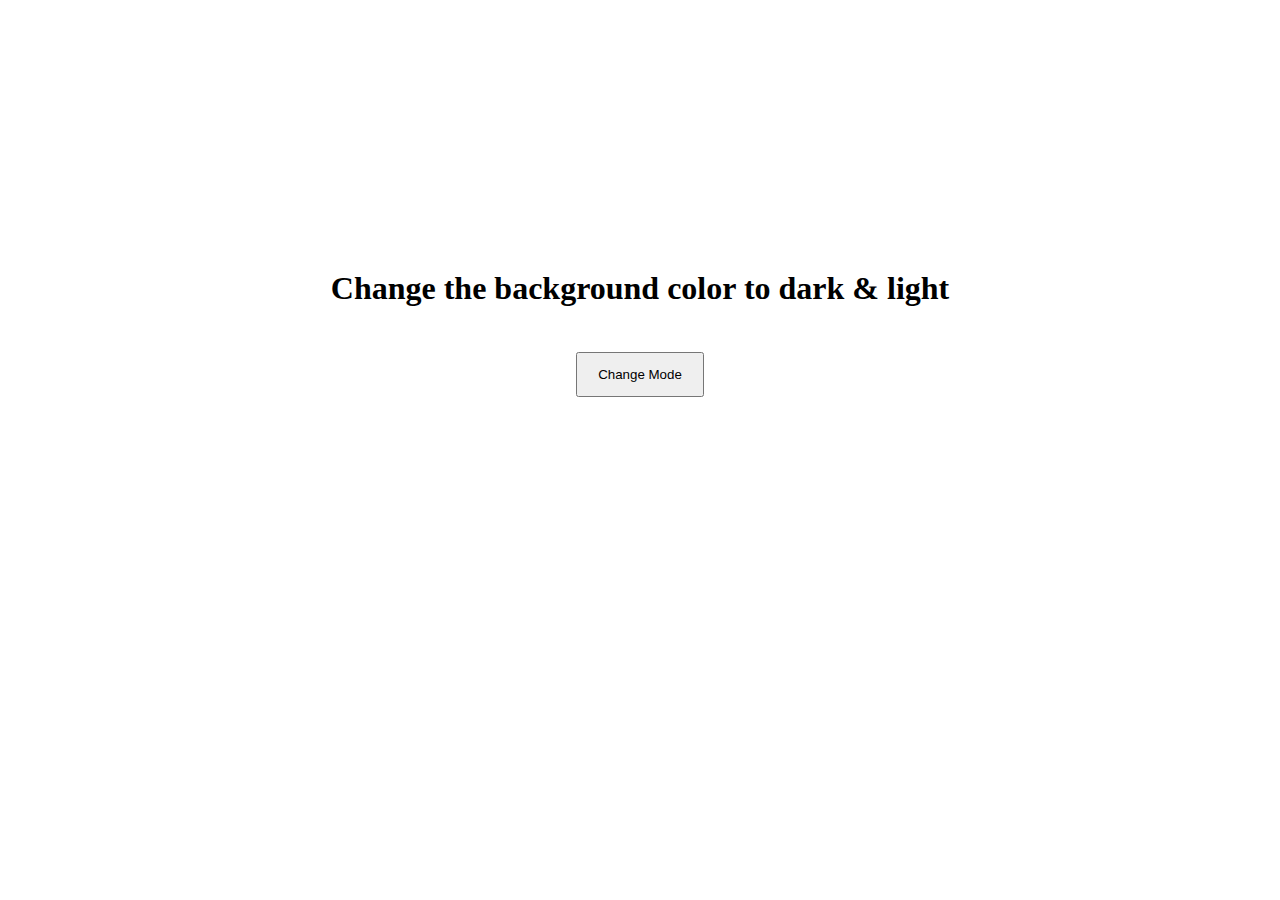
<file: 01_toogle Mode Method-1/index.html>
<!DOCTYPE html>
<html lang="en">
  <head>
    <meta charset="UTF-8" />
    <meta name="viewport" content="width=device-width, initial-scale=1.0" />
    <title>toogle Mode</title>
    <link rel="stylesheet" href="style.css" />
  </head>
  <body>
    <h1>Change the background color to dark & light</h1>
    <button>Change Mode</button>

    <script src="script.js"></script>
  </body>
</html>
</file>
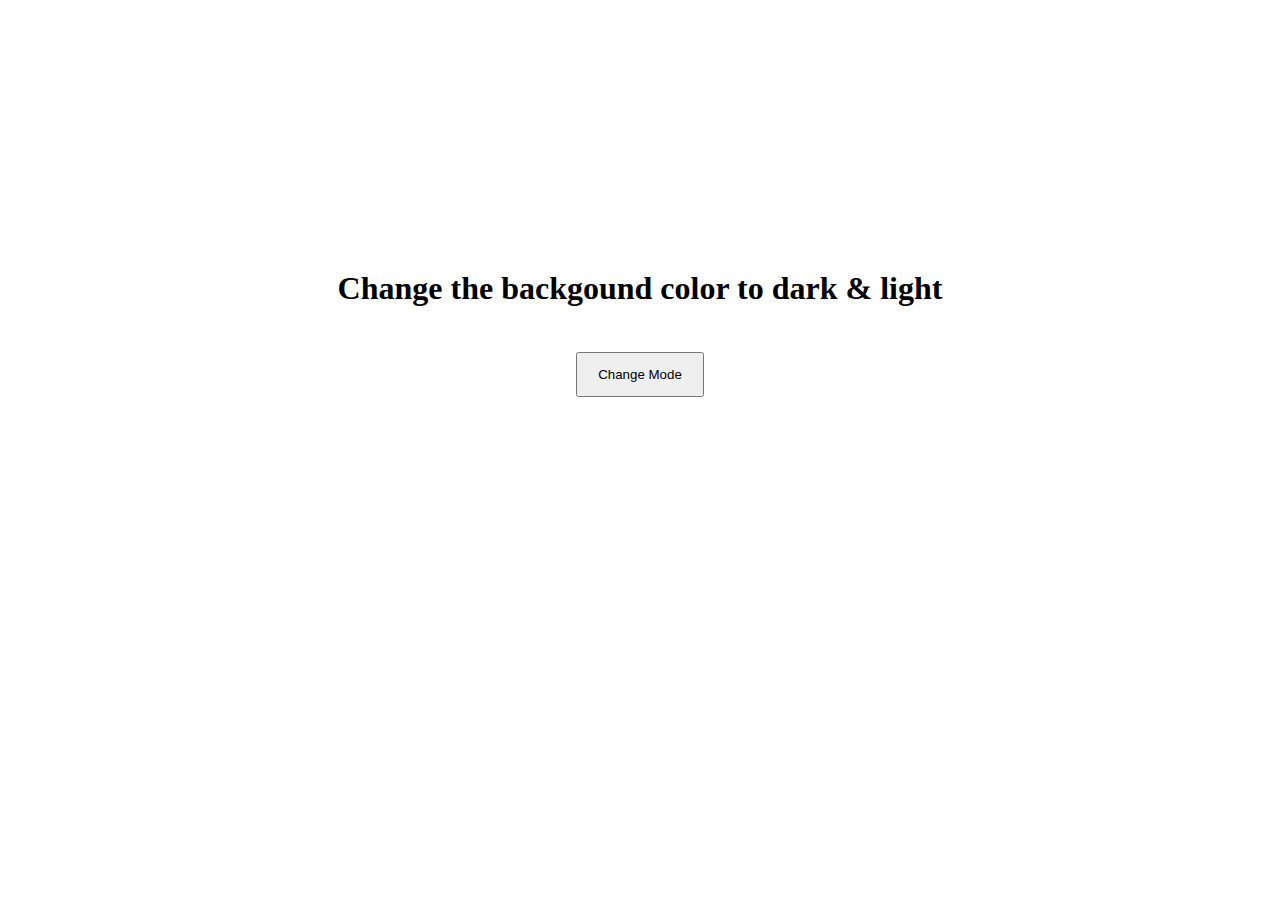
<file: 02_toogle Mode Method-2/index.html>
<!DOCTYPE html>
<html lang="en">
  <head>
    <meta charset="UTF-8" />
    <meta name="viewport" content="width=device-width, initial-scale=1.0" />
    <title>Toggle Mode (Method-2)</title>
    <link rel="stylesheet" href="style.css">
  </head>

  <body>
    <h1>Change the backgound color to dark & light</h1>
    <button>Change Mode</button>

    <script src="script.js"></script>
  </body>
</html>
</file>
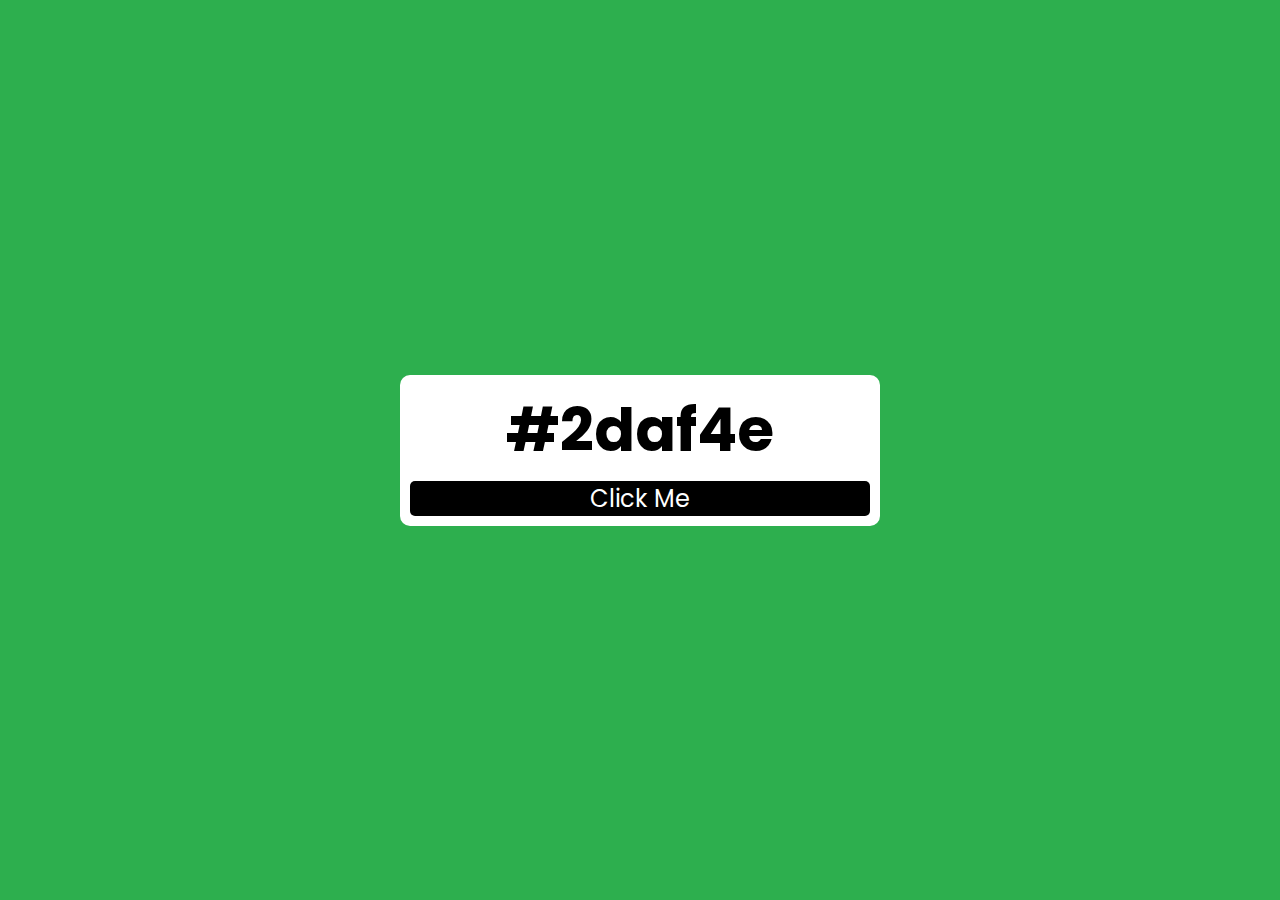
<file: 04_Random Color Generator/index.html>
<!DOCTYPE html>
<html lang="en">
  <head>
    <meta charset="UTF-8" />
    <meta name="viewport" content="width=device-width, initial-scale=1.0" />
    <title>Random Color Generator</title>
    <link rel="stylesheet" href="style.css" />
  </head>
  <body>
    <div class="main">
      <div class="container">
        <h2 id="color-code">#fff</h2>
        <button id="btn">Click Me</button>
      </div>
    </div>

    <script src="scipt.js"></script>
  </body>
</html>
</file>
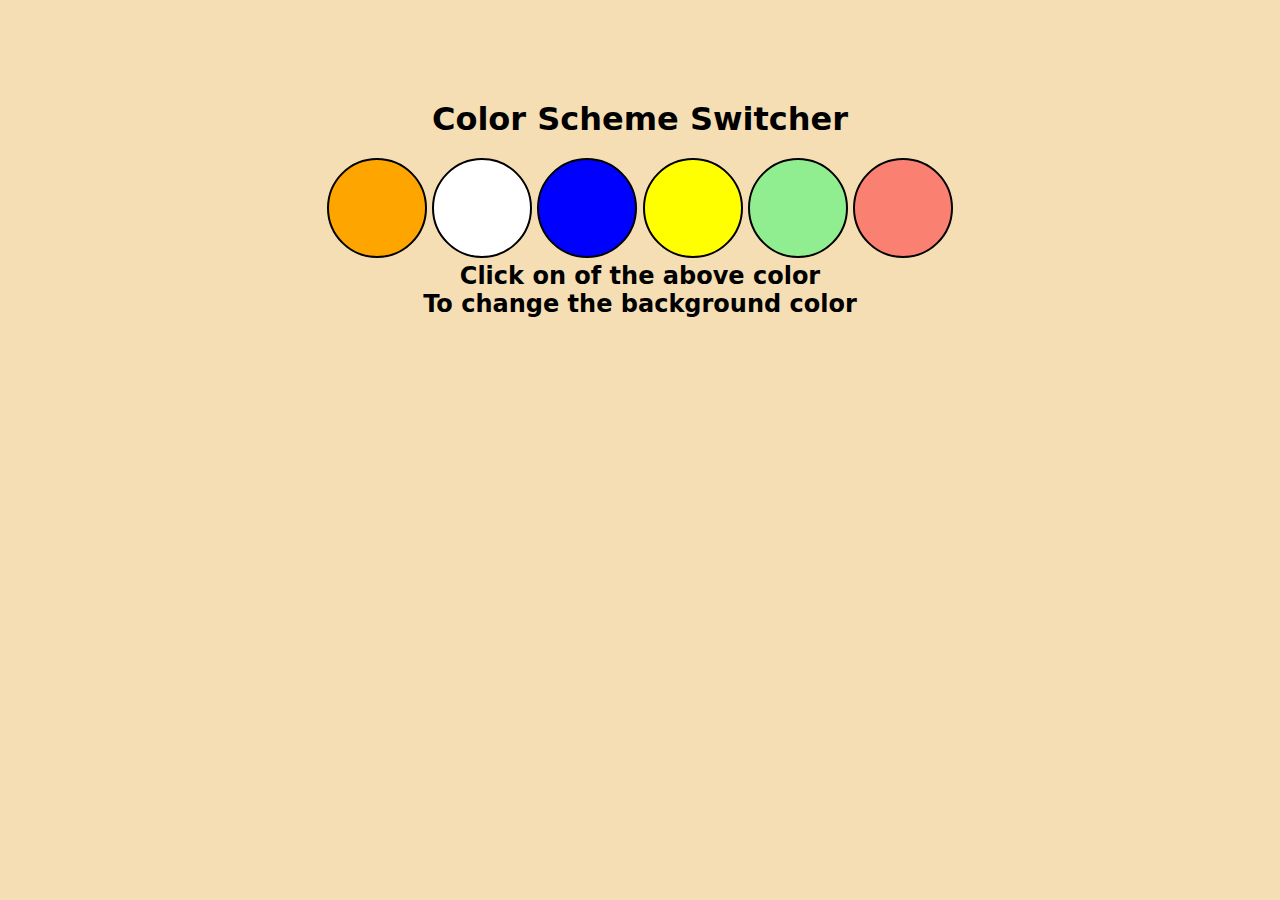
<file: 05_Color  Switchner/index.html>
<!DOCTYPE html>
<html lang="en">
  <head>
    <meta charset="UTF-8" />
    <meta name="viewport" content="width=device-width, initial-scale=1.0" />
    <title>Background Color Switcher</title>
    <link rel="stylesheet" href="style.css">
  </head>
  <body>
    <div class="main">
      <h1>Color Scheme Switcher</h1>
      <span class="button" id="orange"></span>
      <span class="button" id="white"></span>
      <span class="button" id="blue"></span>
      <span class="button" id="yellow"></span>
      <span class="button" id="lightgreen"></span>
      <span class="button" id="salmon"></span>
      <h2>
        Click on of the above color 
        <span>To change the background color</span>
      </h2>
    </div>
    <script src="script.js"></script>
  </body>
</html>
</file>
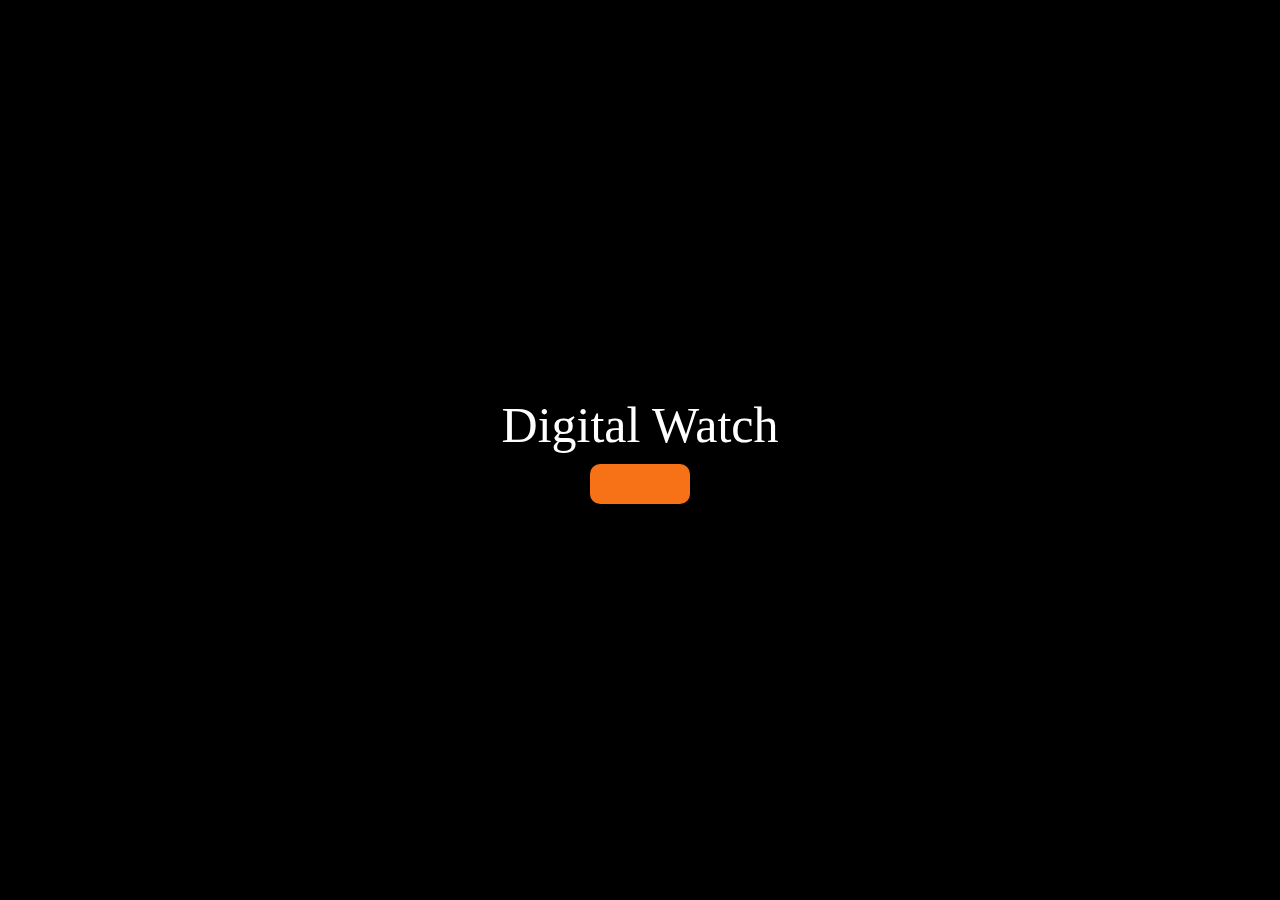
<file: 06_Digital Watch/index.html>
<!DOCTYPE html>
<html lang="en">
  <head>
    <meta charset="UTF-8" />
    <meta name="viewport" content="width=device-width, initial-scale=1.0" />
    <meta http-equiv="X-UA-Compatible" content="ie=edge" />
    <title>Digital Watch</title>
    <link rel="stylesheet" href="style.css">
  </head>
  <body>
    <div class="main">
      <div id="banner">Digital Watch</div>
      <div id="clock"></div>
    </div>

    <script src="scripts.js"></script>
  </body>
</html>
</file>
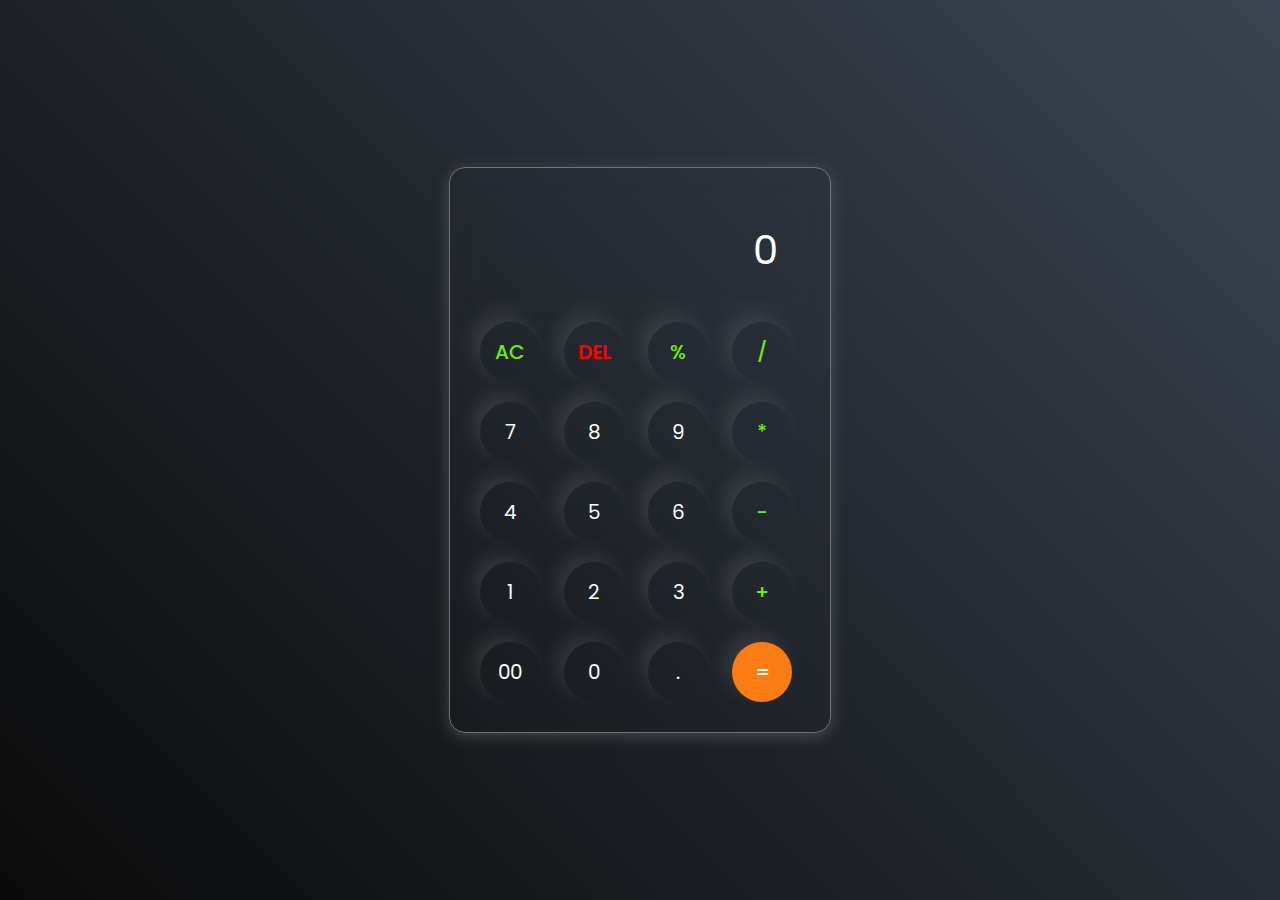
<file: 08_Calculator/index.html>
<!DOCTYPE html>
<html lang="en">
  <head>
    <meta charset="UTF-8" />
    <meta name="viewport" content="width=device-width, initial-scale=1.0" />
    <title>Calculator</title>
    <link rel="stylesheet" href="style.css" />
  </head>
  <body>
    <div class="calculator">
      <input type="text" placeholder="0" id="inputBox" />
      <div>
        <button class="operator">AC</button>
        <button class="del">DEL</button>
        <button class="operator">%</button>
        <button class="operator">/</button>
      </div>

      <div>
        <button>7</button>
        <button>8</button>
        <button>9</button>
        <button class="operator">*</button>
      </div>

      <div>
        <button>4</button>
        <button>5</button>
        <button>6</button>
        <button class="operator">-</button>
      </div>

      <div>
        <button>1</button>
        <button>2</button>
        <button>3</button>
        <button class="operator">+</button>
      </div>

      <div>
        <button>00</button>
        <button>0</button>
        <button>.</button>
        <button class="equalBtn">=</button>
      </div>
    </div>

    <script src="script.js"></script>
  </body>
</html>
</file>
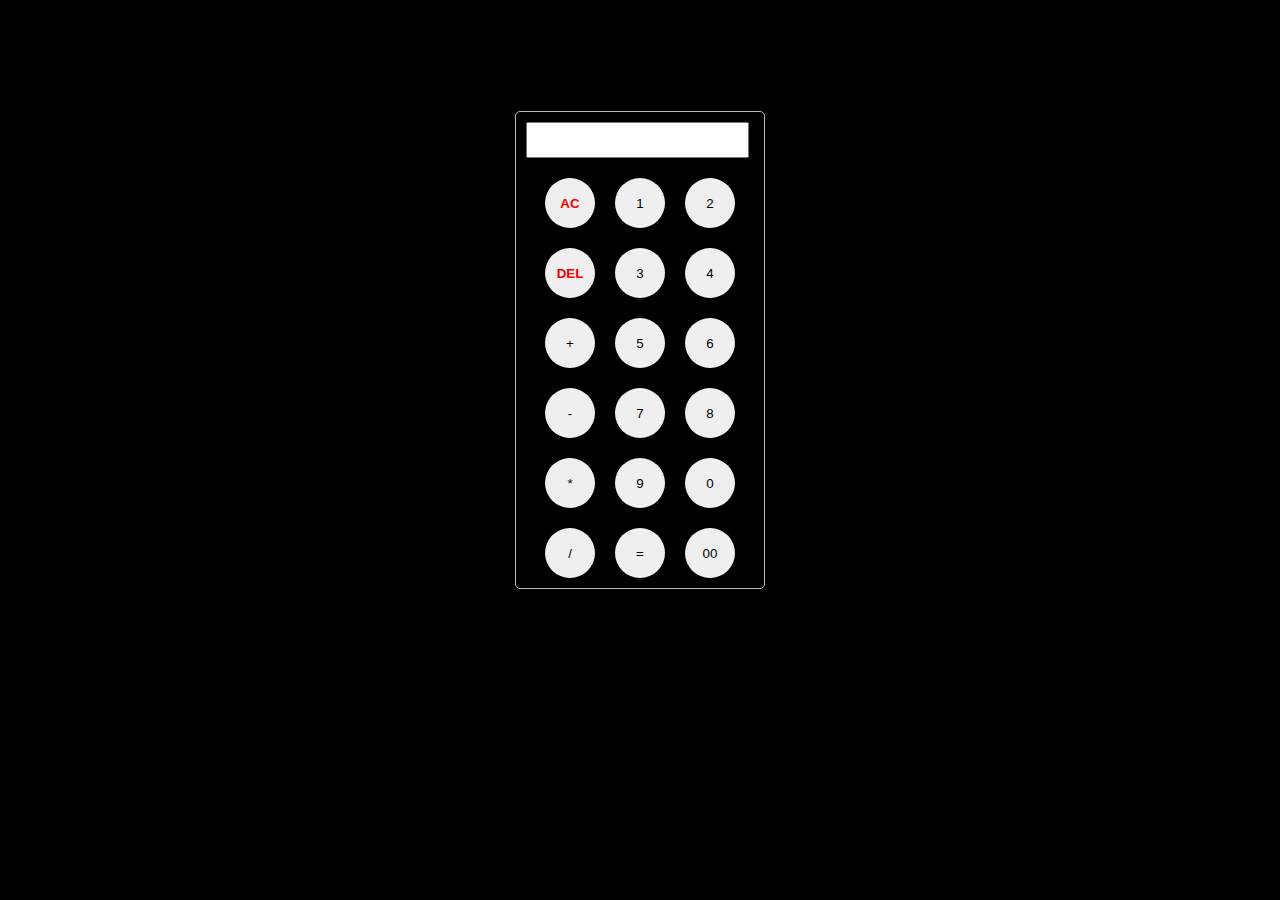
<file: 09_Calculator-Using internal JS/index.html>
<!DOCTYPE html>
<html lang="en">
  <head>
    <meta charset="UTF-8" />
    <meta name="viewport" content="width=device-width, initial-scale=1.0" />
    <title>Calculator (Using Internal JavaScripts)</title>
    <link rel="stylesheet" href="style.css" />
  </head>

  <body>
    <div id="calculator">
      <input type="text" id="display" />

      <div class="button-container">
        <button
          class="button red"
          onclick="currentDisplay = ''; displayOutput()"
        >
          AC
        </button>

        <button class="button" onclick="currentDisplay += '1'; displayOutput()">
          1
        </button>

        <button class="button" onclick="currentDisplay += '2'; displayOutput()">
          2
        </button>

        <button
        class="button red"
        onclick="currentDisplay = currentDisplay.slice(0, -1); displayOutput();"
      >
        DEL
      </button>
      

        <button class="button" onclick="currentDisplay += '3';displayOutput()">
          3
        </button>

        <button class="button" onclick="currentDisplay += '4'; displayOutput()">
          4
        </button>

        <button class="button" onclick="currentDisplay += '+'; displayOutput()">
          +
        </button>

        <button class="button" onclick="currentDisplay += '5'; displayOutput()">
          5
        </button>

        <button class="button" onclick="currentDisplay += '6'; displayOutput()">
          6
        </button>

        <button class="button" onclick="currentDisplay += '-'; displayOutput()">
          -
        </button>

        <button class="button" onclick="currentDisplay += '7'; displayOutput()">
          7
        </button>

        <button class="button" onclick="currentDisplay += '8'; displayOutput()">
          8
        </button>

        <button class="button" onclick="currentDisplay += '*'; displayOutput()">
          *
        </button>

        <button class="button" onclick="currentDisplay += '9'; displayOutput()">
          9
        </button>

        <button class="button" onclick="currentDisplay += '0'; displayOutput()">
          0
        </button>

        <button class="button" onclick="currentDisplay += '/'; displayOutput()">
          /
        </button>

        <button
          class="button"
          onclick="currentDisplay = eval(currentDisplay); displayOutput() "
        >
          =
        </button>

        <button
          class="button"
          onclick="currentDisplay += '00'; displayOutput()"
        >
          00
        </button>
      </div>
    </div>

    <script>
      let currentDisplay = "";

      function displayOutput() {
        let input = document.getElementById("display");
        input.value = currentDisplay;
      }
    </script>
  </body>
</html>
</file>
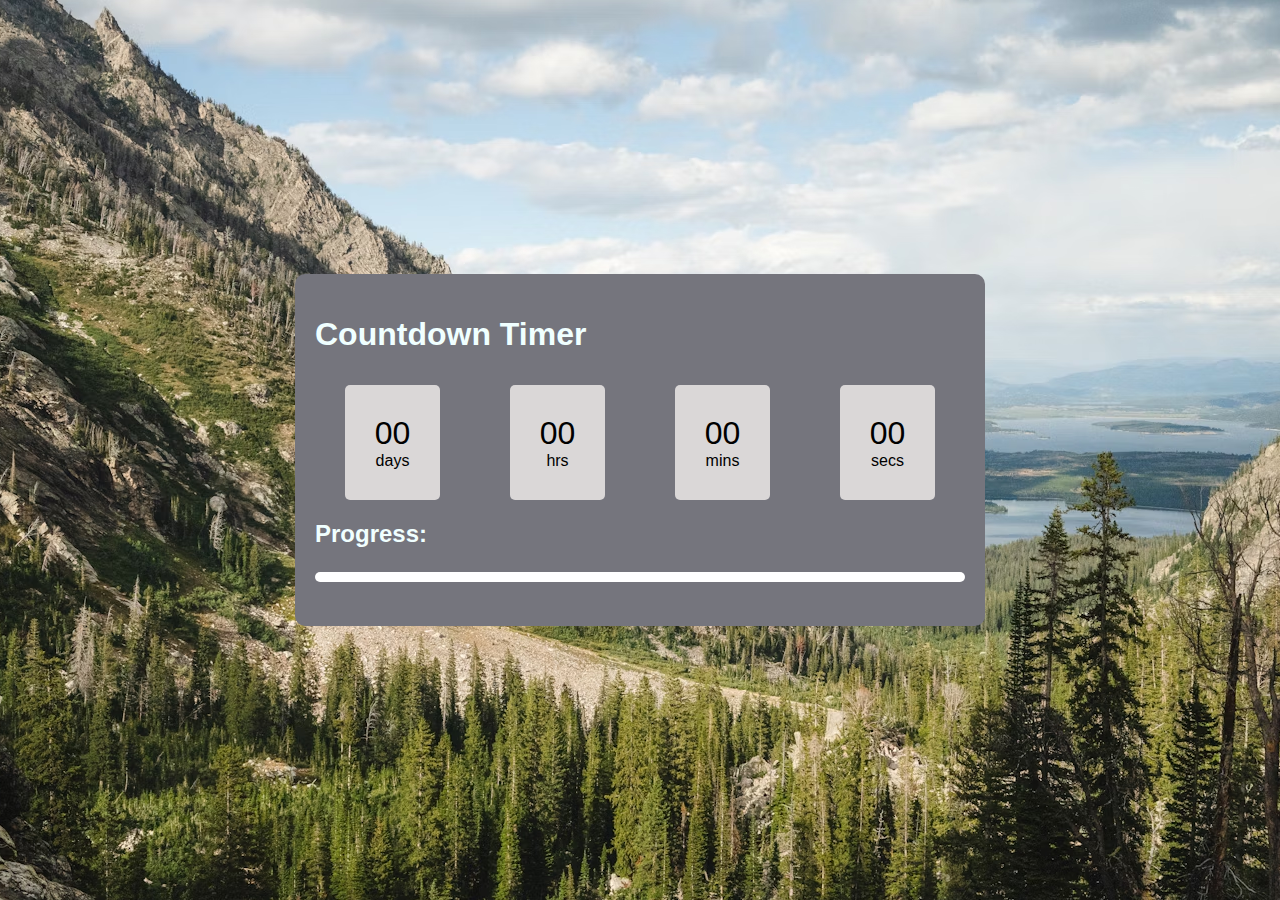
<file: 10_CountDown Timer/index.html>
<!DOCTYPE html>
<html lang="en">
  <head>
    <meta charset="UTF-8" />
    <meta name="viewport" content="width=device-width, initial-scale=1.0" />
    <title>Countdown Timer</title>
    <link rel="stylesheet" href="style.css" />
  </head>
  <body>
    <div class="container">
      <!-- timer heading
        day/min/hr/sec block
        progress heading
        progress bar -->
      <h1>Countdown Timer</h1>

      <div id="countdown">
        <div>
          <span id="days">00</span>
          days
        </div>

        <div>
          <span id="hours">00</span>
          hrs
        </div>
        <div>
          <span id="minutes">00</span>
          mins
        </div>
        <div>
          <span id="seconds">00</span>
          secs
        </div>
      </div>

      <h2>Progress:</h2>

      <div class="progress-container">
        <div id="progress-bar"></div>
      </div>
    </div>

      <script src="script.js"></script>
  </body>
</html>
</file>
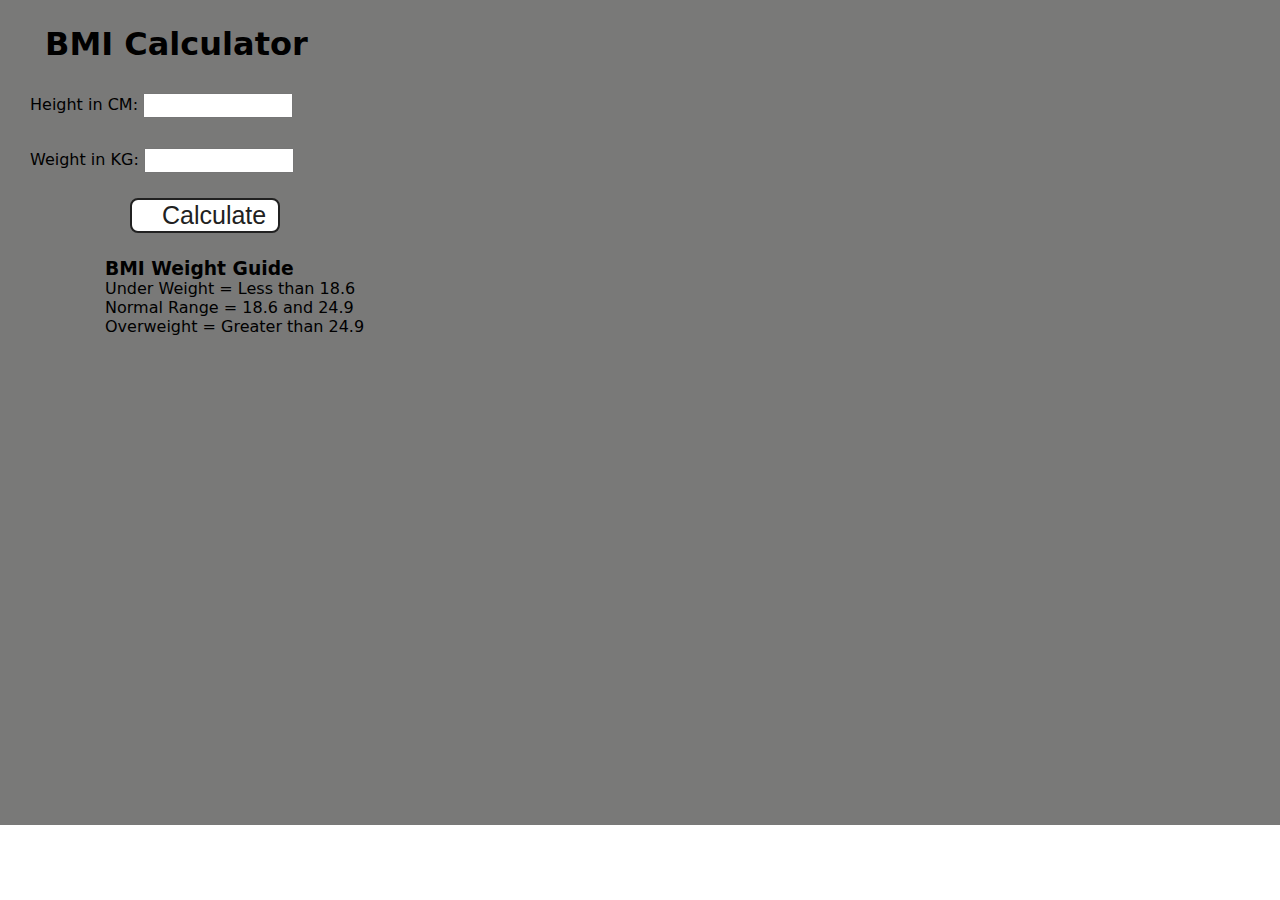
<file: 11_BMI Calculator/index.html>
<!DOCTYPE html>
<html lang="en">

<head>
  <meta charset="UTF-8" />
  <meta name="viewport" content="width=device-width, initial-scale=1.0" />
  <meta http-equiv="X-UA-Compatible" content="ie=edge" />
  <title>BMI Calculator</title>
  <link rel="stylesheet" href="style.css">
</head>

<body>
  <div class="container">
    <h1>BMI Calculator</h1>
    <form>
      <p>
        <label>Height in CM:</label>
        <input type="text" id="height" />
      </p>

      <p>
        <label>Weight in KG: </label>
        <input type="text" id="weight" />
      </p>
      
      <button>Calculate</button>

      <div id="results"></div>

      <div id="weight-guide">
        <h3>BMI Weight Guide</h3>
        <p>Under Weight = Less than 18.6</p>
        <p>Normal Range = 18.6 and 24.9</p>
        <p>Overweight = Greater than 24.9</p>
      </div>

    </form>
  </div>

  <script src="script.js"></script>
</body>

</html>
</file>
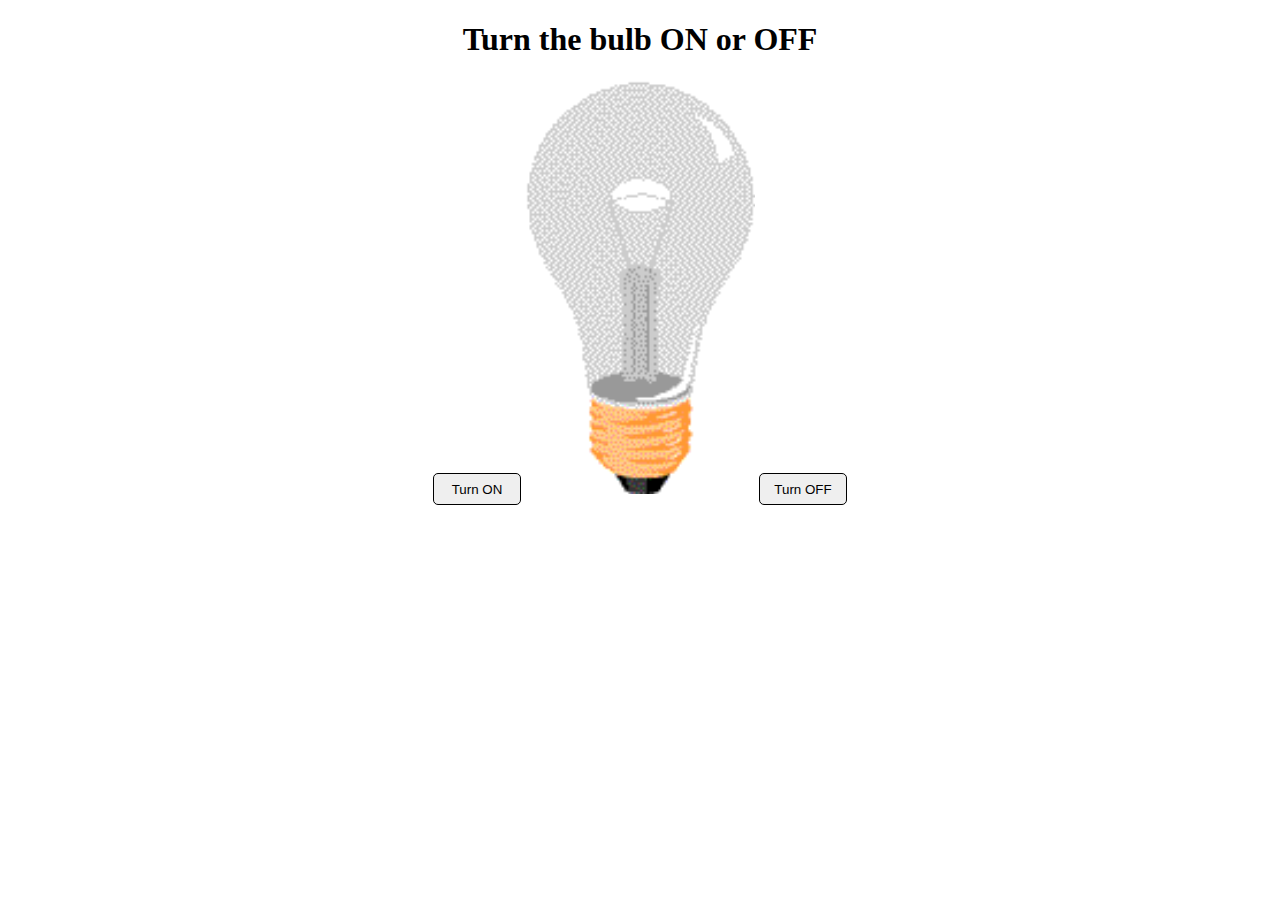
<file: 03_Toogle Bulb/01_tooglebulb.html>
<!DOCTYPE html>
<html lang="en">
  <head>
    <meta charset="UTF-8" />
    <meta name="viewport" content="width=device-width, initial-scale=1.0" />
    <title>Toogle Bulb (Method-1)</title>
    <style>
      body {
        text-align: center;
      }

      button {
        margin-top: 16px;
        border-radius: 5px;
        height: 32px;
        width: 88px;
        border: 0.1px solid black;
      }
    </style>
  </head>
  <body>
    <h1>Turn the bulb ON or OFF</h1>

    <!-- Button to trigger image change -->
    <button id="togglebtn1">Turn ON</button>

    <!-- Image of the light bulb -->
    <img id="myImage" src="image/pic_bulboff.gif" style="width: 230px" />

    <!-- Button to trigger image change -->
    <button id="togglebtn2">Turn OFF</button>

    <script>
      // Get the image and button elements
      let img1 = document.getElementById("myImage");
      let btn1 = document.getElementById("togglebtn1");
      let btn2 = document.getElementById("togglebtn2");
      let holeBg = document.querySelector("body");

      // Add event listener to btn1
      btn1.addEventListener("click", () => {
        // Check the image source using endsWith() to handle the full URL
        if (img1.src.endsWith("image/pic_bulboff.gif")) {
          img1.src = "image/pic_bulbon.gif"; // Change to "on" image
        }
        holeBg.style.backgroundColor = "bisque";
      });

      // Add Event Listner to btn2
      btn2.addEventListener("click", () => {
        // Check the image source using includes()
        if (img1.src.includes("image/pic_bulbon.gif")) {
          img1.src = "image/pic_bulboff.gif";
        }
        holeBg.style.backgroundColor = "white";
      });
    </script>
  </body>
</html>
</file>
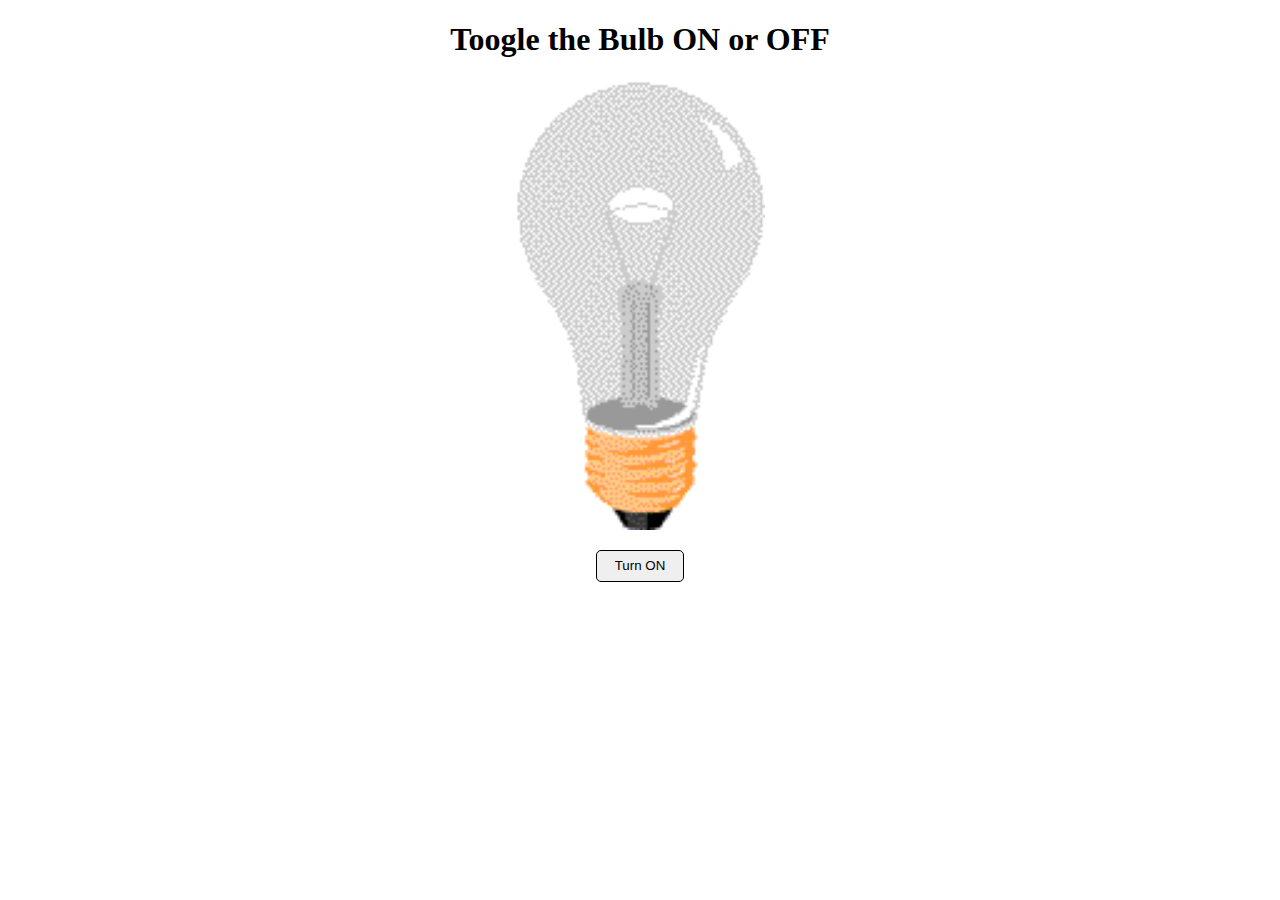
<file: 03_Toogle Bulb/02_bulbOnOff.html>
<!DOCTYPE html>
<html lang="en">
  <head>
    <meta charset="UTF-8" />
    <meta name="viewport" content="width=device-width, initial-scale=1.0" />
    <title>Bulb On Off (Method-2)</title>
    <style>
      body {
        text-align: center;
      }

      button {
        margin-top: 16px;
        border-radius: 5px;
        height: 32px;
        width: 88px;
        border: 0.1px solid black;
      }

      img{
        height: 50vh;
      }
    </style>
  </head>
  <body>
    <div>
      <h1>Toogle the Bulb ON or OFF</h1>
      <img src="image/pic_bulboff.gif" alt="bulb_off" />
    </div>
    <button>Turn ON</button>

    <script>
      // Selecting Elements
      const holeBg = document.querySelector("body");
      const myImg = document.querySelector("img");
      const btn = document.querySelector("button");

      // Adding Event Listner
      btn.addEventListener("click", () => {
        if (myImg.src.includes("image/pic_bulboff.gif")) {
          myImg.src = "image/pic_bulbon.gif";
          holeBg.style.backgroundColor = "bisque";
          btn.innerHTML = "Turn OFF";
        } else {
          myImg.src = "image/pic_bulboff.gif";
          holeBg.style.backgroundColor = "white";
          btn.innerHTML = "Turn On";
        }
      });
    </script>
  </body>
</html>
</file>
<file: 01_toogle Mode Method-1/style.css>
* {
    margin: 0;
    padding: 0;
    box-sizing: border-box;
}

h1 {
    text-align: center;
    margin-top: 30vh;
}

button {
    display: block;
    margin: auto;
    height: 5vh;
    width: 10vw;
    margin-top: 5vh;
}
</file>
<file: 02_toogle Mode Method-2/style.css>
* {
    margin: 0;
    padding: 0;
    box-sizing: border-box;
}

h1 {
    text-align: center;
    margin-top: 30vh;
  }

  button {
    display: block;
    margin: auto;
    height: 5vh;
    width: 10vw;
    margin-top: 5vh;
  }

  .dark {
    background-color: black;
    color: white;
  }

  .light {
    background-color: white;
    color: black;
  }
</file>
<file: 04_Random Color Generator/style.css>
@import url('https://fonts.googleapis.com/css2?family=Poppins:wght@300&display=swap');

* {
    margin: 0;
    padding: 0;
    box-sizing: border-box;
    font-family: "Poppins", sans-serif;
}

body{
    transition: 1.5s ease-out;
}

.main {
    height: 100vh;
    width: 100%;
    display: flex;
    justify-content: center;
    align-items: center;
}

.container {
    background-color: white;
    width: 30rem;
    padding: 10px;
    border-radius: 10px;
    font-size: 40px;
    text-align: center;
}

button {
    width: 100%;
    background-color: black;
    color: white;
    display: block;
    font-size: 24px;
    border: none;
    border-radius: 5px;
    margin-top: 6px;
}

/* Notes:-
  (1) 1rem = 16px
  (2) align-items: center; => vertically (cross axis)
 */
</file>
<file: 05_Color  Switchner/style.css>
* {
  margin: 0;
  padding: 0;
  box-sizing: border-box;
  font-family: system-ui, sans-serif;
}

body {
  background-color: wheat;
}


span {
  display: block;
}

.main {
  width: 80%;
  margin: 100px auto;
  text-align: center;
}

.button {
  display: inline-block;
  width: 100px;
  height: 100px;
  border-radius: 50%;
  border: 2px solid black;
  margin-top: 20px;
}

#orange {
  background: orange;
}

#white {
  background: white;
}

#blue {
  background: blue;
}

#yellow {
  background: yellow;
}

#lightgreen {
  background: lightgreen;
}

#salmon {
  background: salmon;
}
</file>
<file: 06_Digital Watch/style.css>
* {
    margin: 0;
    padding: 0;
    box-sizing: border-box;
}

body {
    background-color:black;
    color: #fff;
}

.main {
    height: 100vh;
    display: flex;
    justify-content: center;
    align-items: center;
    flex-direction: column;
}

#clock {
    background-color: rgb(247, 113, 23);
    font-size: 40px;
    margin-top: 10px;
    padding: 20px 50px;
    border-radius: 10px
}


#banner {
    font-size: 50px;
}

#dateUi {
    background-color: rgb(247, 113, 23);
    font-size: 30px;
    margin-top: 10px;
    padding: 20px 50px;
    border-radius: 10px
}
</file>
<file: 08_Calculator/style.css>
@import url('https://fonts.googleapis.com/css2?family=Poppins:wght@400;500&display=swap');

* {
    margin: 0;
    padding: 0;
    box-sizing: border-box;
    font-family: "Poppins", serif;
}


body {
    width: 100%;
    height: 100vh;
    display: flex;
    justify-content: center;
    align-items: center;
    background: linear-gradient(45deg, #0a0a0a, #3a4452);
}

.calculator {
    border: 1px solid #717377;
    padding: 20px;
    border-radius: 16px;
    background: transparent;
    box-shadow: 0px 3px 15px rgba(113, 115, 119, 0.5);
}

input {
    width: 320px;
    border: none;
    padding: 22px;
    margin: 10px;
    background: transparent;
    box-shadow: 0px 3px 15px rgba(84, 84, 84, 0.1);
    text-align: right;
    font-size: 40px;
    cursor: pointer;
    outline: none;
    color: #fff;
}

input::placeholder {
    color: #fff;
}

button {
    width: 60px;
    height: 60px;
    margin: 10px;
    border: none;
    border-radius: 50%;
    background-color: transparent;
    color: #fff;
    font-size: 20px;
    box-shadow: -8px -8px 20px rgba(255, 255, 255, 0.1);
    cursor: pointer;
}

.equalBtn {
    background-color: #fb7c14;
    font-weight: 500;
}

.operator {
    color: #6dee0a;
    font-weight: 500;
}

.del {
    color: red;
    font-weight: 600;
}
</file>
<file: 09_Calculator-Using internal JS/style.css>
* {
    margin: 0;
    padding: 0;
    box-sizing: border-box;
}

body {
    height: 60vh;
    display: flex;
    justify-content: center;
    align-items: center;
    background-color: black;
    margin-top: 80px;
}

#calculator {
    border: 1px solid rgb(187, 183, 183);
    border-radius: 5px;
    width: 250px;
}

#display {
    margin: 10px;
    width: 90%;
    font-size: 28px;
    text-align: right;
}

.button {
    height: 50px;
    width: 50px;
    margin: 10px;
    border-radius: 50%;
    border: none;
    outline: none;
}

.button-container {
    display: flex;
    justify-content: center;
    flex-wrap: wrap;
}

.red {
    color: red;
    font-weight: 600;
}
</file>
<file: 10_CountDown Timer/style.css>
body {
    background: url('bg-img.avif') center center;
    color: azure;
    display: flex;
    justify-content: center;
    align-items: center;
    margin: 0;
    height: 100vh;
    font-family: Arial, Helvetica, sans-serif;
}

.container {
    width: 80%;
    max-width: 650px;
    margin: 0 auto;
    background-color: rgb(117, 117, 125);
    padding: 20px;
    border-radius: 10px;
}

h1 {
    font-size: 2em;
    margin-bottom: 1em;
}

h2 {
    font-size: 1.5em;
    margin-bottom: 1em;
}

#countdown {
    display: flex;
    justify-content: space-around;
    gap: 10px;
}

#countdown div {
    text-align: center;
    padding: 30px;
    background: #dad7d7;
    border-radius: 5px;

    color: black;
    display: flex;
    flex-direction: column;
}

span {
    font-size: xx-large;
}

.progress-container {
    background: white;
    width: 100%;
    height: 10px;
    border-radius: 5px;
    margin-bottom: 1.5rem;
    overflow: hidden;
}

#progress-bar {
    background: #ee475a;
    width: 0%;
    height: 100%;
    transition: width 1s ease-in-out;
    border-radius: 5px;
}
</file>
<file: 11_BMI Calculator/style.css>
* {
  margin: 0;
  padding: 0;
  box-sizing: border-box;
}

body {
  font-family: system-ui, sans-serif;
  background-color: white;
  color: black;
}

.container {
  width: 100%;
  height: 825px;
  background-color: #797978;
  padding-left: 30px;
}

#height,
#weight {
  width: 150px;
  height: 25px;
  margin-top: 30px;
}

#weight-guide {
  margin-left: 75px;
  margin-top: 25px;
}

#results {
  font-size: 35px;
  margin-left: 90px;
  margin-top: 20px;
  color: rgb(241, 241, 241);
}

button {
  width: 150px;
  height: 35px;
  margin-left: 100px;
  margin-top: 25px;
  background-color: #fff;
  padding: 1px 30px;
  border-radius: 8px;
  color: #212121;
  text-decoration: none;
  border: 2px solid #212121;
  font-size: 25px;
}

h1 {
  padding-left: 15px;
  padding-top: 25px;
}
</file>
